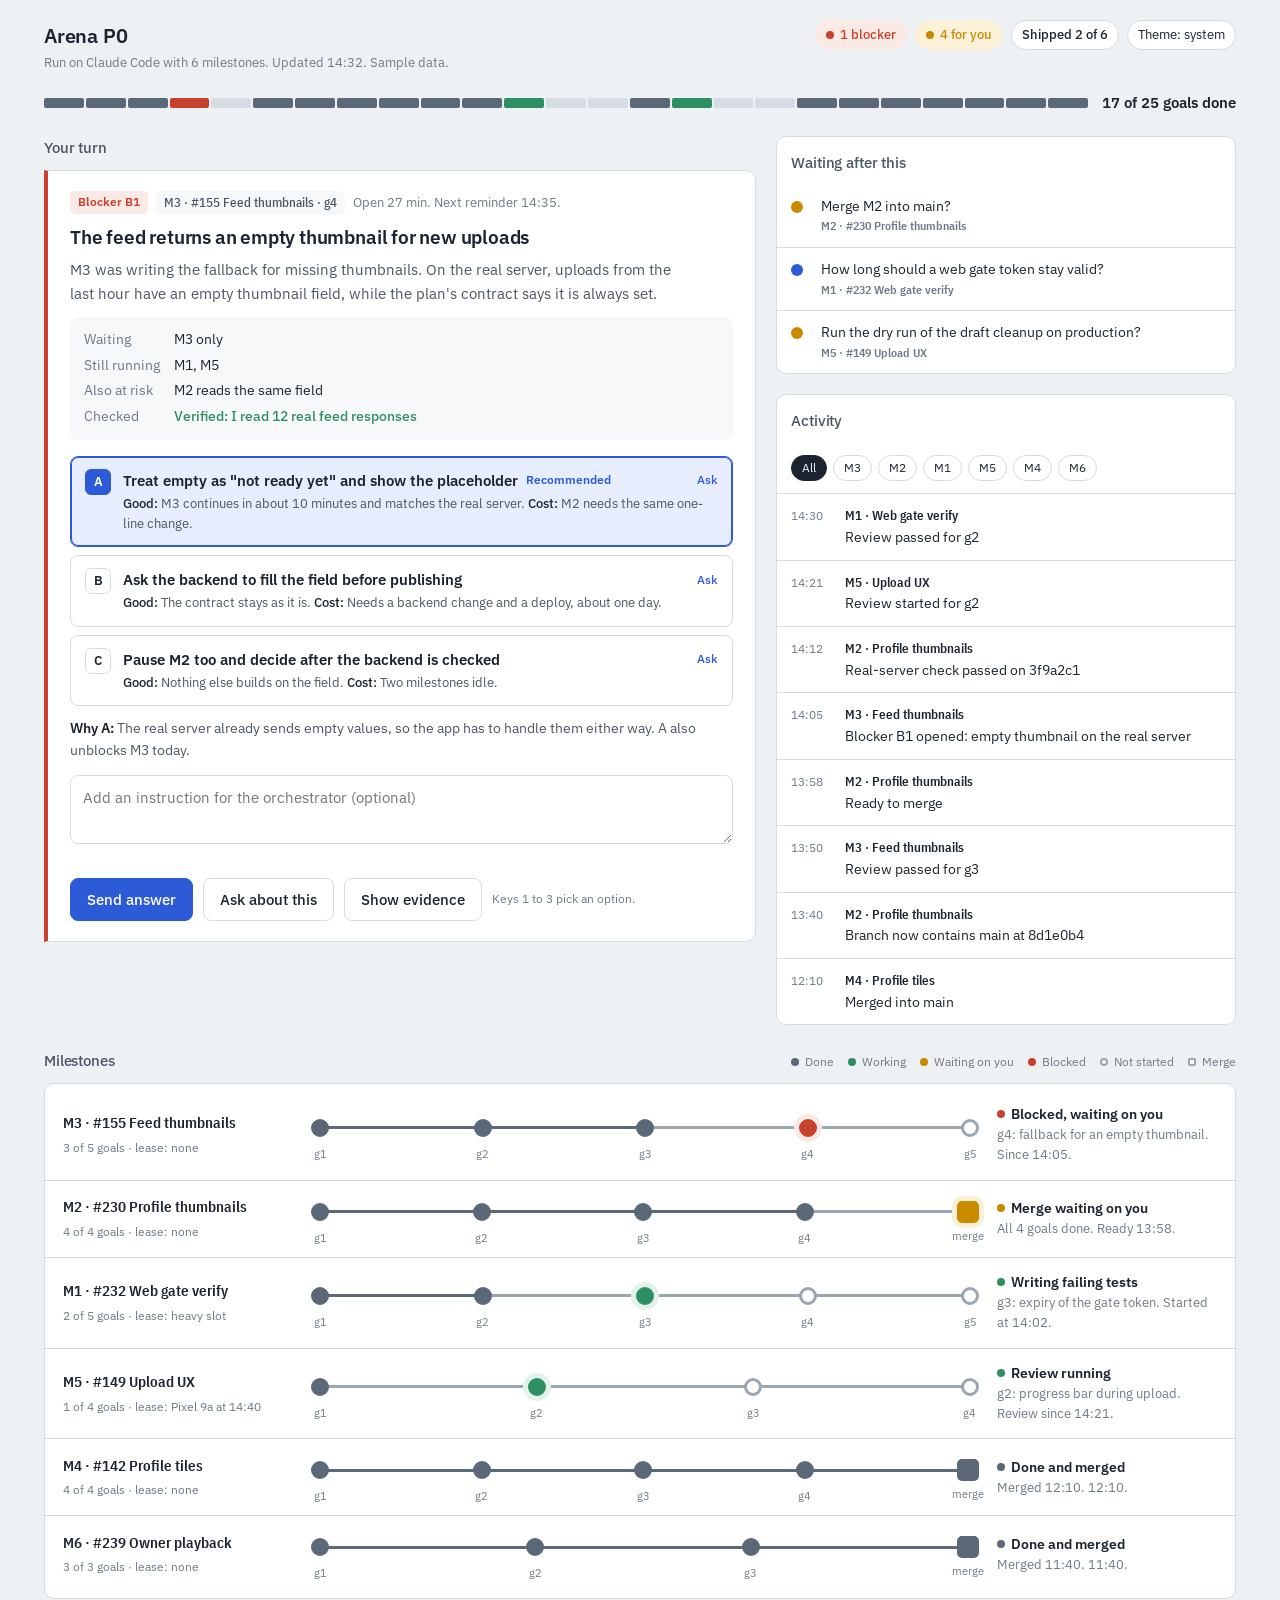
<file: design/dashboard-prototype.html>
<!doctype html>
<html lang="en">
<head>
<meta charset="utf-8">
<meta name="viewport" content="width=device-width, initial-scale=1">
<title>Run board</title>
<link rel="preconnect" href="https://fonts.googleapis.com">
<link rel="preconnect" href="https://fonts.gstatic.com" crossorigin>
<link href="https://fonts.googleapis.com/css2?family=IBM+Plex+Sans:wght@400;500;600&family=IBM+Plex+Sans+Condensed:wght@500;600&display=swap" rel="stylesheet">
<style>
:root{
  --paper:#EEF1F4; --panel:#FFFFFF; --panel-2:#F6F8FA; --ink:#1B2430; --ink-2:#4A5666; --ink-3:#6E7A89;
  --line:#D6DCE3; --track:#9AA6B2;
  --red:#C8412F; --red-bg:#FBE9E6; --amber:#C98A00; --amber-bg:#FBF1D9; --green:#2E8F63; --green-bg:#E3F3EA;
  --blue:#2D5BD7; --blue-bg:#E7EDFC; --done:#5B6878;
  --radius:10px; --focus:0 0 0 3px rgba(45,91,215,.35);
}
@media (prefers-color-scheme: dark){
  :root:not([data-theme="light"]){
    --paper:#12161C; --panel:#1A2028; --panel-2:#212833; --ink:#E6EBF0; --ink-2:#B3BDC8; --ink-3:#8793A1;
    --line:#2E3743; --track:#4C5866;
    --red:#F07563; --red-bg:#3A1F1C; --amber:#E9B53F; --amber-bg:#3A2F14; --green:#5CC895; --green-bg:#173327;
    --blue:#7D9DF5; --blue-bg:#1E2A4A; --done:#8F9BAA;
  }
}
:root[data-theme="dark"]{
  --paper:#12161C; --panel:#1A2028; --panel-2:#212833; --ink:#E6EBF0; --ink-2:#B3BDC8; --ink-3:#8793A1;
  --line:#2E3743; --track:#4C5866;
  --red:#F07563; --red-bg:#3A1F1C; --amber:#E9B53F; --amber-bg:#3A2F14; --green:#5CC895; --green-bg:#173327;
  --blue:#7D9DF5; --blue-bg:#1E2A4A; --done:#8F9BAA;
}
*{box-sizing:border-box}
html{-webkit-text-size-adjust:100%}
body{margin:0;background:var(--paper);color:var(--ink);font:400 15px/1.55 "IBM Plex Sans",system-ui,sans-serif;font-variant-numeric:tabular-nums}
button,input,textarea{font:inherit;color:inherit}
:focus-visible{outline:none;box-shadow:var(--focus);border-radius:6px}
.wrap{max-width:1240px;margin:0 auto;padding:20px 24px 48px}
h1,h2,h3{margin:0;font-weight:600;letter-spacing:-.01em}
h1{font-size:20px}
h2{font-size:15px;color:var(--ink-2);font-weight:500;margin-bottom:10px}
.muted{color:var(--ink-3)}
.sr{position:absolute;width:1px;height:1px;overflow:hidden;clip:rect(0 0 0 0)}

/* header */
.top{display:grid;grid-template-columns:1fr auto;gap:16px;align-items:start;margin-bottom:18px}
.run-meta{color:var(--ink-3);font-size:13px;margin-top:2px}
.top-right{display:flex;gap:8px;align-items:center;flex-wrap:wrap;justify-content:flex-end}
.chip{display:inline-flex;align-items:center;gap:6px;font-size:13px;font-weight:500;padding:4px 10px;border-radius:999px;border:1px solid var(--line);background:var(--panel);white-space:nowrap}
.dot{width:8px;height:8px;border-radius:50%;flex:none}
.chip.red{background:var(--red-bg);border-color:transparent;color:var(--red)}
.chip.amber{background:var(--amber-bg);border-color:transparent;color:var(--amber)}
.icon-btn{border:1px solid var(--line);background:var(--panel);border-radius:999px;padding:4px 10px;font-size:13px;cursor:pointer}
.progress{display:flex;align-items:center;gap:14px;margin:0 0 22px}
.bar{flex:1;display:flex;gap:2px;height:10px}
.bar span{flex:1;border-radius:2px;background:var(--line)}
.bar span.d{background:var(--done)}
.bar span.b{background:var(--red)}
.bar span.w{background:var(--amber)}
.bar span.n{background:var(--green)}
.progress strong{font-size:15px;font-weight:600;white-space:nowrap}

/* main grid */
.main{display:grid;grid-template-columns:minmax(0,1.55fr) minmax(0,1fr);gap:20px;align-items:start}
.panel{background:var(--panel);border:1px solid var(--line);border-radius:var(--radius)}

/* decision card */
.card{padding:20px 22px;border-left:4px solid var(--red);border-radius:0 var(--radius) var(--radius) 0}
.card.kind-merge{border-left-color:var(--amber)}
.card.kind-question{border-left-color:var(--blue)}
.card-head{display:flex;flex-wrap:wrap;gap:8px;align-items:center;margin-bottom:10px;font-size:13px}
.tag{font-weight:600;font-size:12px;padding:2px 8px;border-radius:5px}
.tag.red{background:var(--red-bg);color:var(--red)}
.tag.amber{background:var(--amber-bg);color:var(--amber)}
.tag.blue{background:var(--blue-bg);color:var(--blue)}
.tag.plain{background:var(--panel-2);color:var(--ink-2);font-weight:500}
.card h3{font-size:19px;line-height:1.35;margin-bottom:8px;max-width:60ch}
.card p{margin:0 0 10px;max-width:68ch;color:var(--ink-2)}
.facts{display:grid;grid-template-columns:auto 1fr;gap:4px 14px;font-size:14px;margin:12px 0 16px;padding:12px 14px;background:var(--panel-2);border-radius:8px}
.facts dt{color:var(--ink-3)}
.facts dd{margin:0}
.verified{color:var(--green);font-weight:500}
.claimed{color:var(--amber);font-weight:500}
.options{display:grid;gap:8px;margin-bottom:12px}
.opt{display:grid;grid-template-columns:28px 1fr;gap:10px;align-items:start;padding:12px 14px;border:1px solid var(--line);border-radius:8px;cursor:pointer;background:var(--panel)}
.opt:hover{border-color:var(--track)}
.opt[aria-checked="true"]{border-color:var(--blue);box-shadow:inset 0 0 0 1px var(--blue);background:var(--blue-bg)}
.key{width:26px;height:26px;border-radius:6px;border:1px solid var(--line);display:grid;place-items:center;font-weight:600;font-size:13px;background:var(--panel)}
.opt[aria-checked="true"] .key{background:var(--blue);color:#fff;border-color:var(--blue)}
.opt-title{font-weight:600;font-size:15px;display:flex;flex-wrap:wrap;gap:8px;align-items:center}
.pick{font-size:12px;font-weight:600;color:var(--blue)}
.opt-sub{font-size:13px;color:var(--ink-2);margin-top:2px}
.opt-sub b{font-weight:500;color:var(--ink)}
.why{font-size:14px;color:var(--ink-2);margin:4px 0 14px}
.why b{color:var(--ink);font-weight:600}
textarea{width:100%;min-height:64px;padding:10px 12px;border:1px solid var(--line);border-radius:8px;background:var(--panel);resize:vertical}
.err{color:var(--red);font-size:13px;min-height:20px;margin:4px 0}
.actions{display:flex;gap:10px;flex-wrap:wrap;align-items:center}
.btn{border:1px solid var(--line);background:var(--panel);border-radius:8px;padding:9px 16px;font-weight:500;cursor:pointer}
.btn:hover{border-color:var(--track)}
.btn.primary{background:var(--blue);border-color:var(--blue);color:#fff}
.btn.primary:hover{filter:brightness(1.07)}
.hint{font-size:12px;color:var(--ink-3)}
.sent{display:none;margin-top:14px;padding:12px 14px;border-radius:8px;background:var(--green-bg);color:var(--ink);font-size:14px}
.sent.show{display:block}
.sent b{color:var(--green)}
.proof{display:flex;flex-wrap:wrap;gap:6px;margin:10px 0 14px}
.proof span{font-size:13px;padding:3px 8px;border-radius:5px;background:var(--green-bg);color:var(--green);font-weight:500}
.nowafter{display:grid;grid-template-columns:1fr auto 1fr;gap:10px;align-items:center;margin:10px 0 14px}
.nowafter div{padding:10px 12px;border-radius:8px;background:var(--panel-2);font-size:14px}
.nowafter small{display:block;color:var(--ink-3);font-size:12px}
.empty{padding:28px 22px;text-align:left}
.empty h3{font-size:17px;margin-bottom:6px}

/* side */
.side{display:grid;gap:20px}
.list{list-style:none;margin:0;padding:0}
.list li{display:grid;grid-template-columns:20px 1fr;gap:10px;padding:11px 14px;border-top:1px solid var(--line);font-size:14px;align-items:start}
.list li:first-child{border-top:0}
.list .sub{font-size:12px;color:var(--ink-3)}
.sig{width:12px;height:12px;border-radius:50%;margin-top:5px}
.filters{display:flex;gap:6px;flex-wrap:wrap;padding:12px 14px;border-bottom:1px solid var(--line)}
.f{border:1px solid var(--line);background:var(--panel);border-radius:999px;padding:3px 10px;font-size:12px;cursor:pointer}
.f[aria-pressed="true"]{background:var(--ink);color:var(--paper);border-color:var(--ink)}
.feed li{grid-template-columns:44px 1fr}
.feed time{font-size:12px;color:var(--ink-3);padding-top:2px}
.lbl{font-family:"IBM Plex Sans Condensed","IBM Plex Sans",sans-serif;font-weight:600;font-size:13px}

/* board */
.board{margin-top:24px}
.board-head{display:flex;justify-content:space-between;align-items:baseline;gap:12px;flex-wrap:wrap}
.legend{display:flex;gap:14px;flex-wrap:wrap;font-size:12px;color:var(--ink-3)}
.legend span{display:inline-flex;gap:6px;align-items:center}
.tracks{padding:6px 0}
.trk{display:grid;grid-template-columns:230px minmax(0,1fr) 220px;gap:18px;align-items:center;padding:14px 18px;border-top:1px solid var(--line);cursor:pointer;background:none;border-left:0;border-right:0;border-bottom:0;width:100%;text-align:left}
.trk:first-child{border-top:0}
.trk:hover{background:var(--panel-2)}
.trk-name .lbl{font-size:15px;display:block}
.trk-name .muted{font-size:12px}
.line{position:relative;display:flex;justify-content:space-between;align-items:center;height:34px;margin-bottom:14px}
.line::before{content:"";position:absolute;left:8px;right:8px;top:50%;height:3px;margin-top:-1.5px;background:var(--track);border-radius:2px}
.line .fill{position:absolute;left:8px;top:50%;height:3px;margin-top:-1.5px;background:var(--done);border-radius:2px}
.stn{position:relative;z-index:1;width:18px;height:18px;border-radius:50%;background:var(--panel);border:3px solid var(--track)}
.stn.d{background:var(--done);border-color:var(--done)}
.stn.n{border-color:var(--green);background:var(--green);box-shadow:0 0 0 5px var(--green-bg)}
.stn.w{border-color:var(--amber);background:var(--amber);box-shadow:0 0 0 5px var(--amber-bg)}
.stn.b{border-color:var(--red);background:var(--red);box-shadow:0 0 0 5px var(--red-bg)}
.stn.m{width:22px;height:22px;border-radius:5px;border-color:var(--track);background:var(--panel)}
.stn.m.w{border-color:var(--amber);background:var(--amber)}
.stn.m.d{border-color:var(--done);background:var(--done)}
.stn em{position:absolute;top:24px;left:50%;transform:translateX(-50%);font-style:normal;font-size:11px;color:var(--ink-3);white-space:nowrap}
.trk-state{font-size:13px}
.trk-state b{display:flex;align-items:center;gap:6px;font-weight:600;font-size:14px}
.trk-state .muted{display:block}
@media (prefers-reduced-motion:no-preference){
  .stn.b{animation:pulse 1.8s ease-in-out infinite}
  @keyframes pulse{50%{box-shadow:0 0 0 9px var(--red-bg)}}
}

/* drawer */
.scrim{position:fixed;inset:0;background:rgba(10,14,20,.38);opacity:0;pointer-events:none;transition:opacity .2s}
.scrim.open{opacity:1;pointer-events:auto}
.drawer{position:fixed;top:0;right:0;bottom:0;width:min(460px,100%);background:var(--panel);border-left:1px solid var(--line);transform:translateX(100%);transition:transform .22s ease;overflow:auto;padding:20px 22px 32px}
.drawer.open{transform:none}
@media (prefers-reduced-motion:reduce){.drawer,.scrim{transition:none}}
.drawer-head{display:flex;justify-content:space-between;gap:10px;align-items:start;margin-bottom:14px}
.goal{display:grid;grid-template-columns:22px 1fr;gap:10px;padding:10px 0;border-top:1px solid var(--line)}
.goal:first-of-type{border-top:0}
.goal .stn{width:14px;height:14px;border-width:2px;margin-top:4px}
.goal .stn.n,.goal .stn.w,.goal .stn.b{box-shadow:none}
.goal-t{font-weight:500}
.goal-s{font-size:13px;color:var(--ink-2)}
.files{display:flex;gap:8px;flex-wrap:wrap;margin:6px 0 0}
.files a{font-size:12px;color:var(--blue);text-decoration:none;border:1px solid var(--line);border-radius:5px;padding:2px 7px}
.section{margin-top:22px}
.section h4{font-size:13px;font-weight:600;color:var(--ink-2);margin:0 0 8px}

/* side chat */
.chat{position:fixed;top:0;right:0;bottom:0;width:min(420px,100%);background:var(--panel);border-left:1px solid var(--line);transform:translateX(100%);transition:transform .22s ease;display:flex;flex-direction:column;z-index:5}
.chat.open{transform:none}
@media (prefers-reduced-motion:reduce){.chat{transition:none}}
.chat-head{padding:16px 18px 12px;border-bottom:1px solid var(--line)}
.chat-head .row{display:flex;justify-content:space-between;align-items:center;gap:10px}
.ctx{display:inline-block;margin-top:8px;font-size:12px;padding:3px 8px;border-radius:5px;background:var(--panel-2);color:var(--ink-2)}
.chat-note{font-size:12px;color:var(--ink-3);margin-top:6px}
.msgs{flex:1;overflow:auto;padding:14px 18px;display:flex;flex-direction:column;gap:12px}
.msg{max-width:92%;padding:10px 12px;border-radius:10px;font-size:14px;line-height:1.5}
.msg.me{align-self:flex-end;background:var(--blue);color:#fff;border-bottom-right-radius:3px}
.msg.ai{align-self:flex-start;background:var(--panel-2);border-bottom-left-radius:3px}
.msg.ai .src{display:block;margin-top:6px;font-size:12px;color:var(--ink-3)}
.msg.ai .use{margin-top:8px;font-size:12px;padding:4px 8px}
.typing{font-size:13px;color:var(--ink-3)}
.sugs{display:flex;gap:6px;flex-wrap:wrap;padding:0 18px 10px}
.sug{border:1px solid var(--line);background:var(--panel);border-radius:999px;padding:4px 10px;font-size:12px;cursor:pointer;text-align:left}
.chat-in{border-top:1px solid var(--line);padding:12px 18px 16px}
.chat-in form{display:flex;gap:8px}
.chat-in input{flex:1;min-width:0;padding:9px 12px;border:1px solid var(--line);border-radius:8px;background:var(--panel)}
.ask-link{border:0;background:none;color:var(--blue);font-size:12px;font-weight:500;cursor:pointer;padding:0;margin-left:auto}
.ask-link:hover{text-decoration:underline}

/* toast */
.toast{position:fixed;left:50%;bottom:20px;transform:translate(-50%,20px);background:var(--ink);color:var(--paper);padding:10px 16px;border-radius:8px;font-size:14px;opacity:0;pointer-events:none;transition:all .2s;max-width:calc(100% - 32px)}
.toast.show{opacity:1;transform:translate(-50%,0)}

@media (max-width:980px){
  .main{grid-template-columns:1fr}
  .trk{grid-template-columns:1fr;gap:10px}
}
@media (max-width:560px){
  .wrap{padding:14px 16px 40px}
  .top{grid-template-columns:1fr}
  .top-right{justify-content:flex-start}
  .card{padding:16px}
  .card h3{font-size:17px}
  .facts{grid-template-columns:1fr}
  .facts dt{margin-top:4px}
  .nowafter{grid-template-columns:1fr}
  .nowafter .arrow{display:none}
}
</style>
</head>
<body>
<div class="wrap">
  <header class="top">
    <div>
      <h1>Arena P0</h1>
      <div class="run-meta">Run on Claude Code with 6 milestones. Updated <span id="upd">14:32</span>. Sample data.</div>
    </div>
    <div class="top-right">
      <span class="chip red"><span class="dot" style="background:var(--red)"></span><span id="c-block">1 blocker</span></span>
      <span class="chip amber"><span class="dot" style="background:var(--amber)"></span><span id="c-you">3 for you</span></span>
      <span class="chip">Shipped 2 of 6</span>
      <button class="icon-btn" id="theme" aria-label="Switch colour theme">Theme: system</button>
    </div>
  </header>

  <div class="progress" aria-label="Goal progress">
    <div class="bar" id="bar"></div>
    <strong id="pct">17 of 30 goals done</strong>
  </div>

  <div class="main">
    <section aria-labelledby="yt">
      <h2 id="yt">Your turn</h2>
      <div class="panel card" id="card" tabindex="-1"></div>
    </section>

    <aside class="side">
      <section class="panel" aria-labelledby="qh">
        <h2 id="qh" style="padding:14px 14px 0">Waiting after this</h2>
        <ul class="list" id="queue"></ul>
      </section>
      <section class="panel" aria-labelledby="fh">
        <h2 id="fh" style="padding:14px 14px 0">Activity</h2>
        <div class="filters" id="filters" role="group" aria-label="Filter activity by milestone"></div>
        <ul class="list feed" id="feed"></ul>
      </section>
    </aside>
  </div>

  <section class="board" aria-labelledby="bh">
    <div class="board-head">
      <h2 id="bh">Milestones</h2>
      <div class="legend">
        <span><span class="dot" style="background:var(--done)"></span>Done</span>
        <span><span class="dot" style="background:var(--green)"></span>Working</span>
        <span><span class="dot" style="background:var(--amber)"></span>Waiting on you</span>
        <span><span class="dot" style="background:var(--red)"></span>Blocked</span>
        <span><span class="dot" style="background:var(--panel);border:2px solid var(--track)"></span>Not started</span>
        <span><span class="dot" style="border-radius:2px;background:var(--panel);border:2px solid var(--track)"></span>Merge</span>
      </div>
    </div>
    <div class="panel tracks" id="tracks"></div>
  </section>
</div>

<div class="scrim" id="scrim"></div>
<aside class="drawer" id="drawer" role="dialog" aria-modal="true" aria-labelledby="dt"></aside>
<aside class="chat" id="chat" role="dialog" aria-modal="false" aria-labelledby="ch">
  <div class="chat-head">
    <div class="row"><h3 id="ch" style="font-size:16px">Side chat</h3><button class="btn" id="chat-close">Close</button></div>
    <span class="ctx" id="ctx"></span>
    <div class="chat-note">A read-only helper explains using the run's files. It can't change the run; your decision still goes through the card. Answers by the review model, one call per question.</div>
  </div>
  <div class="msgs" id="msgs" aria-live="polite"></div>
  <div class="sugs" id="sugs"></div>
  <div class="chat-in">
    <form id="chat-form"><label class="sr" for="q">Your question</label><input id="q" autocomplete="off" placeholder="Ask about this"><button class="btn primary" type="submit">Ask</button></form>
    <div class="err" id="q-err" role="alert"></div>
    <div class="hint" id="saved-to"></div>
  </div>
</aside>
<div class="toast" id="toast" role="status" aria-live="polite"></div>

<script>
const M = [
  {id:"M3", tk:"#155", name:"Feed thumbnails", st:"b", now:"g4: fallback for an empty thumbnail", lease:"none",
   goals:[["d","Read the real feed response"],["d","Thumbnail field in the feed model"],["d","Show thumbnail in the feed card"],["b","Fallback when the thumbnail is empty"],["t","Real-server device check"]],
   stateLine:"Blocked, waiting on you", since:"since 14:05"},
  {id:"M2", tk:"#230", name:"Profile thumbnails", st:"w", now:"All 4 goals done", lease:"none",
   goals:[["d","Profile grid reads thumbnails"],["d","Placeholder while loading"],["d","Cache thumbnails on disk"],["d","Real-server device check"]], merge:"w",
   stateLine:"Merge waiting on you", since:"ready 13:58"},
  {id:"M1", tk:"#232", name:"Web gate verify", st:"n", now:"g3: expiry of the gate token", lease:"heavy slot",
   goals:[["d","Gate check on the web page"],["d","Server returns the gate state"],["n","Expiry of the gate token"],["t","Error page copy"],["t","Real-server check"]],
   stateLine:"Writing failing tests", since:"started at 14:02"},
  {id:"M5", tk:"#149", name:"Upload UX", st:"n", now:"g2: progress bar during upload", lease:"Pixel 9a at 14:40",
   goals:[["d","Upload states in one model"],["n","Progress bar during upload"],["t","Retry after network loss"],["t","Real-server device check"]],
   stateLine:"Review running", since:"review since 14:21"},
  {id:"M4", tk:"#142", name:"Profile tiles", st:"d", now:"Merged 12:10", lease:"none",
   goals:[["d","Tile layout"],["d","Offline tiles"],["d","Tap to open"],["d","Real-server device check"]], merge:"d",
   stateLine:"Done and merged", since:"12:10"},
  {id:"M6", tk:"#239", name:"Owner playback", st:"d", now:"Merged 11:40", lease:"none",
   goals:[["d","Owner can play before publish"],["d","Play from phone copy"],["d","Real-server device check"]], merge:"d",
   stateLine:"Done and merged", since:"11:40"}
];

const CARDS = [
  {kind:"blocker", tag:["red","Blocker B1"], ms:"M3 · #155 Feed thumbnails · g4", age:"Open 27 min. Next reminder 14:35.",
   title:"The feed returns an empty thumbnail for new uploads",
   body:"M3 was writing the fallback for missing thumbnails. On the real server, uploads from the last hour have an empty thumbnail field, while the plan's contract says it is always set.",
   facts:[["Waiting","M3 only"],["Still running","M1, M5"],["Also at risk","M2 reads the same field"],["Checked","<span class='verified'>Verified: I read 12 real feed responses</span>"]],
   options:[
     ["A","Treat empty as \"not ready yet\" and show the placeholder","M3 continues in about 10 minutes and matches the real server","M2 needs the same one-line change"],
     ["B","Ask the backend to fill the field before publishing","The contract stays as it is","Needs a backend change and a deploy, about one day"],
     ["C","Pause M2 too and decide after the backend is checked","Nothing else builds on the field","Two milestones idle"]],
   pick:"A", why:"The real server already sends empty values, so the app has to handle them either way. A also unblocks M3 today.",
   reply:'Reply "ok" for A, or pick another option.'},
  {kind:"merge", tag:["amber","Merge"], ms:"M2 · #230 Profile thumbnails", age:"Ready since 13:58. Shown in the blocker banner until merged.",
   title:"Merge M2 into main?",
   body:"All 4 goals passed review. The pull request is #230.",
   proof:["Head 3f9a2c1","Contains main at 8d1e0b4","CI green","Merge review passed","Real-server check passed on this head"],
   options:[["A","Merge now","Profile thumbnails ship with the next build","Low: one known old bug, unrelated, filed as #57"],["B","Hold","Nothing changes","The milestone keeps waiting"]],
   pick:"A", why:"Every gate passed on this exact head, and nothing else depends on waiting.", reply:'Reply "ok" to merge, or "hold".'},
  {kind:"question", tag:["blue","Question Q4"], ms:"M1 · #232 Web gate verify", age:"Queued 14:10.",
   title:"How long should a web gate token stay valid?",
   body:"g3 needs an expiry time. The plan doesn't name one.",
   options:[["A","24 hours","Matches the app session","A shared link works for a day"],["B","1 hour","Safer for shared links","People reopening the page later must verify again"]],
   pick:"A", why:"It matches how long the app keeps people signed in.", reply:'Reply "ok" for 24 hours, or choose 1 hour.'},
  {kind:"prod", tag:["amber","Prod approval D2"], ms:"M5 · #149 Upload UX", age:"Queued 14:15.",
   title:"Run the dry run of the draft cleanup on production?",
   body:"Reads only. It counts the local drafts the cleanup would remove; nothing is deleted.",
   nowafter:[["Now","No cleanup has run"],["After","A count saved to the run folder"]],
   options:[["A","Run the dry run","We get real counts before the real run","About 2,000 reads"],["B","Not now","No cost","The real run can't be approved without counts"]],
   pick:"A", why:"The real run needs these counts on its own approval card.", reply:'Reply "ok" to run it, or "not now".'}
];

const FEED = [
  ["14:30","M1","Review passed for g2"],["14:21","M5","Review started for g2"],["14:12","M2","Real-server check passed on 3f9a2c1"],
  ["14:05","M3","Blocker B1 opened: empty thumbnail on the real server"],["13:58","M2","Ready to merge"],["13:50","M3","Review passed for g3"],
  ["13:40","M2","Branch now contains main at 8d1e0b4"],["12:10","M4","Merged into main"],["11:40","M6","Merged into main"]
];

const $ = s => document.querySelector(s);
const sigColor = {d:"var(--done)",n:"var(--green)",w:"var(--amber)",b:"var(--red)",t:"var(--track)"};
let cur = 0, picked = null, filter = "All";

function bar(){
  const all = M.flatMap(m => m.goals.map(g => g[0]));
  $("#bar").innerHTML = all.map(s => `<span class="${s==="t"?"":s}"></span>`).join("");
  const d = all.filter(s => s==="d").length;
  $("#pct").textContent = `${d} of ${all.length} goals done`;
}

function renderCard(){
  const c = CARDS[cur], el = $("#card");
  if(!c){
    el.className = "panel card empty"; el.style.borderLeftColor = "var(--green)";
    el.innerHTML = `<h3>Nothing needs you right now</h3><p>All milestones are moving. New decisions appear here, and the activity list shows what changed.</p>`;
    return;
  }
  picked = c.pick;
  el.className = "panel card kind-" + (c.kind==="blocker"?"blocker":c.kind==="question"?"question":"merge");
  el.innerHTML = `
    <div class="card-head"><span class="tag ${c.tag[0]}">${c.tag[1]}</span><span class="tag plain lbl">${c.ms}</span><span class="muted">${c.age}</span></div>
    <h3>${c.title}</h3>
    <p>${c.body}</p>
    ${c.facts?`<dl class="facts">${c.facts.map(f=>`<dt>${f[0]}</dt><dd>${f[1]}</dd>`).join("")}</dl>`:""}
    ${c.proof?`<div class="proof">${c.proof.map(p=>`<span>✓ ${p}</span>`).join("")}</div>`:""}
    ${c.nowafter?`<div class="nowafter"><div><small>${c.nowafter[0][0]}</small>${c.nowafter[0][1]}</div><span class="arrow muted">to</span><div><small>${c.nowafter[1][0]}</small>${c.nowafter[1][1]}</div></div>`:""}
    <div class="options" role="radiogroup" aria-label="Options">
      ${c.options.map(o=>`<div class="opt" role="radio" tabindex="0" data-k="${o[0]}" aria-checked="${o[0]===c.pick}">
        <span class="key">${o[0]}</span>
        <div><div class="opt-title">${o[1]} ${o[0]===c.pick?'<span class="pick">Recommended</span>':""}<button class="ask-link" data-ask="${o[0]}" type="button">Ask</button></div>
        <div class="opt-sub"><b>Good:</b> ${o[2]}. <b>Cost:</b> ${o[3]}.</div></div></div>`).join("")}
    </div>
    <div class="why"><b>Why ${c.pick}:</b> ${c.why}</div>
    <label class="sr" for="note">Note for the orchestrator</label>
    <textarea id="note" placeholder="Add an instruction for the orchestrator (optional)"></textarea>
    <div class="err" id="err" role="alert"></div>
    <div class="actions">
      <button class="btn primary" id="send">Send answer</button>
      <button class="btn" id="ask">Ask about this</button>
      <button class="btn" id="ev">Show evidence</button>
      <span class="hint">Keys 1 to ${c.options.length} pick an option.</span>
    </div>
    <div class="sent" id="sent"></div>`;
  el.querySelectorAll(".opt").forEach(o => {
    o.onclick = () => choose(o.dataset.k);
    o.onkeydown = e => { if(e.key===" "||e.key==="Enter"){ e.preventDefault(); choose(o.dataset.k);} };
  });
  $("#send").onclick = send;
  $("#ev").onclick = () => toast("Opens the evidence folder for this card in the real dashboard.");
  $("#ask").onclick = () => openChat({card:c});
  el.querySelectorAll(".ask-link").forEach(a => a.onclick = e => { e.stopPropagation(); openChat({card:c, opt:a.dataset.ask}); });
  $("#note").oninput = () => $("#err").textContent = "";
}

function choose(k){
  picked = k;
  document.querySelectorAll(".opt").forEach(o => o.setAttribute("aria-checked", o.dataset.k===k));
  $("#err").textContent = "";
}

function send(){
  const c = CARDS[cur];
  if(!picked){ $("#err").textContent = "Pick an option first."; return; }
  const opt = c.options.find(o => o[0]===picked);
  const note = $("#note").value.trim();
  const s = $("#sent");
  s.innerHTML = `<b>Answer sent: ${picked}. ${opt[1]}.</b><br>Written to ANSWERS.md at 14:33${note?` with your note`:""}. The orchestrator applies it on its next check, by 14:37.`;
  s.classList.add("show");
  $("#send").remove(); $("#ev").remove(); $("#ask").remove();
  document.querySelectorAll(".opt").forEach(o => { o.onclick = null; o.tabIndex = -1; });
  if(c.kind==="blocker"){ applyBlocker(picked); }
  if(c.kind==="merge" && picked==="A"){ M.find(m=>m.id==="M2").merge="n"; FEED.unshift(["14:33","M2","Merge approved by you"]); }
  FEED.unshift(["14:33", c.ms.split(" ")[0], `Your answer: ${picked}. ${opt[1]}`]);
  renderAll(false);
  setTimeout(() => { cur++; renderCard(); renderQueue(); counts(); $("#card").focus(); toast(cur<CARDS.length?"Next decision is up.":"All decisions answered."); }, 2200);
}

function applyBlocker(k){
  const m = M.find(m=>m.id==="M3");
  if(k==="A"){ m.goals[3][0]="n"; m.st="n"; m.stateLine="Unblocked, working"; m.since="since 14:33"; }
  if(k==="B"){ m.stateLine="Blocked, waiting on backend"; m.since="your choice at 14:33"; }
  if(k==="C"){ m.stateLine="Blocked, waiting on backend"; m.since="your choice at 14:33"; const m2=M.find(x=>x.id==="M2"); m2.stateLine="Paused by you"; }
}

function counts(){
  const left = CARDS.length - cur;
  const blockers = CARDS.slice(cur).filter(c=>c.kind==="blocker").length;
  $("#c-block").textContent = blockers ? `${blockers} blocker` : "No blockers";
  $("#c-block").parentElement.className = blockers ? "chip red" : "chip";
  $("#c-you").textContent = left ? `${left} for you` : "Nothing for you";
}

function renderQueue(){
  const rest = CARDS.slice(cur+1);
  const col = {blocker:"var(--red)",merge:"var(--amber)",question:"var(--blue)",prod:"var(--amber)"};
  $("#queue").innerHTML = rest.length ? rest.map(c=>`<li><span class="sig" style="background:${col[c.kind]}"></span>
     <div><div>${c.title}</div><div class="sub lbl">${c.ms}</div></div></li>`).join("")
     : `<li><span class="sig" style="background:var(--green)"></span><div>Nothing else is waiting.</div></li>`;
}

function renderFeed(){
  const ids = ["All", ...M.map(m=>m.id)];
  $("#filters").innerHTML = ids.map(i=>`<button class="f" aria-pressed="${i===filter}" data-f="${i}">${i}</button>`).join("");
  $("#filters").querySelectorAll(".f").forEach(b => b.onclick = () => { filter=b.dataset.f; renderFeed(); });
  const rows = FEED.filter(f => filter==="All" || f[1]===filter).slice(0,8);
  $("#feed").innerHTML = rows.map(f=>{const m=M.find(x=>x.id===f[1]);return `<li><time>${f[0]}</time><div><span class="lbl">${f[1]} · ${m?m.name:""}</span><br>${f[2]}</div></li>`}).join("")
    || `<li><time></time><div>No activity for ${filter} yet.</div></li>`;
}

const cap = s => s.charAt(0).toUpperCase() + s.slice(1);
function track(m){
  const n = m.goals.length + (m.merge?1:0);
  const done = m.goals.filter(g=>g[0]==="d").length + (m.merge==="d"?1:0);
  const pct = n>1 ? ((done-1)/(n-1))*100 : 0;
  const stations = m.goals.map((g,i)=>`<span class="stn ${g[0]==="t"?"":g[0]}" title="g${i+1}: ${g[1]}"><em>g${i+1}</em></span>`).join("")
    + (m.merge?`<span class="stn m ${m.merge==="t"?"":m.merge}" title="Merge"><em>merge</em></span>`:"");
  return `<button class="trk" data-id="${m.id}" aria-label="${m.id} ${m.name}: ${m.stateLine}. Open details">
    <div class="trk-name"><span class="lbl">${m.id} · ${m.tk} ${m.name}</span><span class="muted">${m.goals.filter(g=>g[0]==="d").length} of ${m.goals.length} goals · lease: ${m.lease}</span></div>
    <div class="line"><span class="fill" style="width:calc(${Math.max(0,pct)}% - ${pct>0?16*pct/100:0}px)"></span>${stations}</div>
    <div class="trk-state"><b><span class="dot" style="background:${sigColor[m.st]}"></span>${m.stateLine}</b><span class="muted">${m.now}. ${cap(m.since)}.</span></div>
  </button>`;
}

function renderTracks(){
  const order = {b:0,w:1,n:2,d:3};
  const list = [...M].sort((a,b)=>order[a.st]-order[b.st]);
  $("#tracks").innerHTML = list.map(track).join("");
  $("#tracks").querySelectorAll(".trk").forEach(t => t.onclick = () => openDrawer(t.dataset.id));
}

let lastFocus = null;
function openDrawer(id){
  const m = M.find(x=>x.id===id); lastFocus = document.activeElement;
  const word = {d:"Done",n:"Working",w:"Waiting on you",b:"Blocked",t:"Not started"};
  $("#drawer").innerHTML = `
    <div class="drawer-head"><div><h3 id="dt" style="font-size:18px">${m.id} · ${m.tk} ${m.name}</h3><div class="muted" style="font-size:13px">${m.stateLine}. ${cap(m.since)}.</div></div>
    <button class="btn" id="close">Close</button></div>
    <div class="section"><h4>Goals</h4>
      ${m.goals.map((g,i)=>`<div class="goal"><span class="stn ${g[0]==="t"?"":g[0]}"></span><div><div class="goal-t">g${i+1}. ${g[1]}</div>
      <div class="goal-s">${word[g[0]]}${g[0]==="d"?". Review passed, evidence saved":""}</div>
      ${g[0]==="d"?`<div class="files"><a href="#" onclick="return false">red</a><a href="#" onclick="return false">green</a><a href="#" onclick="return false">mutation</a><a href="#" onclick="return false">review</a></div>`:""}</div></div>`).join("")}
    </div>
    <div class="section"><h4>Latest</h4><ul class="list feed" style="border:1px solid var(--line);border-radius:8px">
      ${FEED.filter(f=>f[1]===m.id).slice(0,6).map(f=>`<li><time>${f[0]}</time><div>${f[2]}</div></li>`).join("") || "<li><time></time><div>No events yet.</div></li>"}
    </ul></div>
    <div class="section"><h4>Lease</h4><div>${m.lease}</div></div>
    <div class="section actions">
      <button class="btn" id="d-session">Open session</button>
      <button class="btn" id="d-pause">Pause milestone</button>
      <button class="btn" id="d-ask">Ask about ${m.id}</button>
    </div>`;
  $("#drawer").classList.add("open"); $("#scrim").classList.add("open");
  $("#close").onclick = closeDrawer; $("#close").focus();
  $("#d-session").onclick = () => toast("Opens this milestone's session in its agent app.");
  $("#d-pause").onclick = () => toast(`Pause ${m.id}? In the real dashboard this asks you to confirm first.`);
  $("#d-ask").onclick = () => { closeDrawer(); openChat({ms:m}); };
}
function closeDrawer(){ $("#drawer").classList.remove("open"); $("#scrim").classList.remove("open"); if(lastFocus) lastFocus.focus(); }
$("#scrim").onclick = closeDrawer;

const threads = {};
let chatCtx = null, chatReturn = null;
function ctxKey(c){ return c.card ? (c.card.tag[1].replace(/\s+/g,"-") + (c.opt?"-opt"+c.opt:"")) : c.ms.id; }
function ctxLabel(c){
  if(c.card) return `About: ${c.card.tag[1]}, ${c.card.ms}${c.opt?`, option ${c.opt}`:""}`;
  return `About: ${c.ms.id} · ${c.ms.tk} ${c.ms.name}`;
}
function suggestions(c){
  if(c.opt) return [`What exactly changes with option ${c.opt}?`,`What could go wrong with ${c.opt}?`,`How long would ${c.opt} take?`];
  if(c.card && c.card.kind==="blocker") return ["Why is the thumbnail empty?","Show me the real response","What does M2 lose if we wait?"];
  if(c.card && c.card.kind==="merge") return ["What's in this merge?","What is bug #57?","What happens after I merge?"];
  if(c.card) return ["Why does this need me?","What happens if I wait?"];
  return [`What is ${c.ms.id} doing right now?`,`What's left for ${c.ms.id}?`,`Any risks for ${c.ms.id}?`];
}
function answer(c, q){
  const ql = q.toLowerCase();
  if(c.opt==="B" || ql.includes("backend")) return ["Option B means the backend fills the thumbnail field before a video is published. It needs a backend change, review, and a deploy through Cloud Build, so about a day. Until then M3 stays blocked and the app still shows nothing for new uploads.","PLAN.md contract C3, M3 evidence g4-real-sample.json"];
  if(c.opt==="C") return ["Option C pauses M2 as well, because M2 reads the same field. Nothing is wasted, but two milestones sit idle until the backend answer comes back.","PLAN.md contracts, REGISTER.md"];
  if(c.opt || ql.includes("change")) return ["Option A changes the app only: an empty thumbnail is treated as \"not ready yet\" and the card shows the placeholder. M3 adds one test for the empty case. M2 needs the same one-line check, sent with its next goal.","M3 evidence g4-plan.md, PLAN.md contract C3"];
  if(ql.includes("why") && ql.includes("empty")) return ["The thumbnail is created a few minutes after upload. The feed already lists the video before that, so for new uploads the field is empty. 12 of 12 responses from the last hour show this; older videos all have it.","M3 evidence g4-real-sample.json (12 responses)"];
  if(ql.includes("response")) return ["One real item: {\"id\": \"v_83f\", \"title\": \"Kick-ups\", \"thumbnail\": \"\", \"created\": \"14:01\"}. The other 11 look the same.","M3 evidence g4-real-sample.json"];
  if(ql.includes("m2") || ql.includes("wait")) return ["If you wait, only M3 stays stopped. M2 has finished its goals, so waiting doesn't delay it, but its merge would ship the same empty-thumbnail gap.","REGISTER.md, M2 STATUS.md"];
  if(ql.includes("#57")) return ["Bug #57: old local drafts are never cleaned up. It existed before this work and is unrelated to M2's change.","GitHub issue #57, M2 merge review"];
  if(ql.includes("merge")) return ["M2 adds profile thumbnails: the grid reads them, shows a placeholder while loading, and caches them. After merge, the next milestone in order gets the new main and re-checks its own merge readiness.","reviews/M2-merge.md, PLAN.md merge order"];
  if(c.ms) return [`${c.ms.id} is on: ${c.ms.now}. ${c.ms.stateLine}. ${c.ms.goals.filter(g=>g[0]!=="d").length} goals left.`,`${c.ms.id} STATUS.md, REGISTER.md`];
  return ["I don't have enough in the run files to answer that. Try asking about the options, the evidence, or what waits on this.","PLAN.md, REGISTER.md"];
}
function renderThread(){
  const t = threads[ctxKey(chatCtx)] || [];
  $("#msgs").innerHTML = t.length ? t.map((m,i)=> m.who==="me"
      ? `<div class="msg me">${m.text}</div>`
      : `<div class="msg ai">${m.text}<span class="src">From: ${m.src}</span>${chatCtx.card && $("#note") ? `<button class="btn use" data-i="${i}">Add to my answer as a note</button>`:""}</div>`).join("")
    : `<div class="typing">Ask anything about this. The helper reads the plan, the milestone's status, evidence and reviews.</div>`;
  $("#msgs").querySelectorAll(".use").forEach(b => b.onclick = () => {
    const n = $("#note"); if(!n) return;
    n.value = (n.value ? n.value + "\n" : "") + "From side chat: " + t[+b.dataset.i].text;
    toast("Added to your answer's note."); });
  $("#msgs").scrollTop = $("#msgs").scrollHeight;
  $("#sugs").innerHTML = suggestions(chatCtx).map(q=>`<button class="sug" type="button">${q}</button>`).join("");
  $("#sugs").querySelectorAll(".sug").forEach(b => b.onclick = () => ask(b.textContent));
  $("#saved-to").textContent = t.length ? `Saved to chats/${ctxKey(chatCtx)}.md. The orchestrator reads it with your answer.` : "";
}
function openChat(c){
  chatReturn = document.activeElement; chatCtx = c;
  $("#ctx").textContent = ctxLabel(c);
  $("#q").value = ""; $("#q-err").textContent = "";
  renderThread();
  $("#chat").classList.add("open"); $("#q").focus();
}
function closeChat(){ $("#chat").classList.remove("open"); if(chatReturn) chatReturn.focus(); }
function ask(q){
  q = q.trim();
  if(!q){ $("#q-err").textContent = "Type a question first."; return; }
  const k = ctxKey(chatCtx); threads[k] = threads[k] || [];
  threads[k].push({who:"me", text:q}); renderThread();
  $("#msgs").insertAdjacentHTML("beforeend", `<div class="typing" id="typing">Reading the run files…</div>`);
  const [text, src] = answer(chatCtx, q);
  setTimeout(() => { threads[k].push({who:"ai", text, src}); renderThread(); }, 900);
}
$("#chat-form").onsubmit = e => { e.preventDefault(); ask($("#q").value); $("#q").value=""; };
$("#q").oninput = () => $("#q-err").textContent = "";
$("#chat-close").onclick = closeChat;

let tt;
function toast(t){ const el=$("#toast"); el.textContent=t; el.classList.add("show"); clearTimeout(tt); tt=setTimeout(()=>el.classList.remove("show"),2600); }

document.addEventListener("keydown", e => {
  if(e.key==="Escape" && $("#chat").classList.contains("open")) return closeChat();
  if(e.key==="Escape" && $("#drawer").classList.contains("open")) return closeDrawer();
  if(["TEXTAREA","INPUT"].includes(document.activeElement.tagName)) return;
  const c = CARDS[cur]; if(!c || !$("#send")) return;
  const i = parseInt(e.key,10); if(i>=1 && i<=c.options.length) choose(c.options[i-1][0]);
});

const themes = ["system","light","dark"]; let ti = 0;
try{ const saved = localStorage.getItem("runboard-theme"); if(saved) ti = Math.max(0, themes.indexOf(saved)); }catch(e){}
function applyTheme(){ const t=themes[ti]; if(t==="system") document.documentElement.removeAttribute("data-theme"); else document.documentElement.setAttribute("data-theme",t); $("#theme").textContent = "Theme: "+t; try{localStorage.setItem("runboard-theme",t)}catch(e){} }
$("#theme").onclick = () => { ti=(ti+1)%3; applyTheme(); };

function renderAll(withCard=true){ bar(); if(withCard) renderCard(); renderQueue(); renderFeed(); renderTracks(); counts(); }
applyTheme(); renderAll();
</script>
</body>
</html>
</file>
